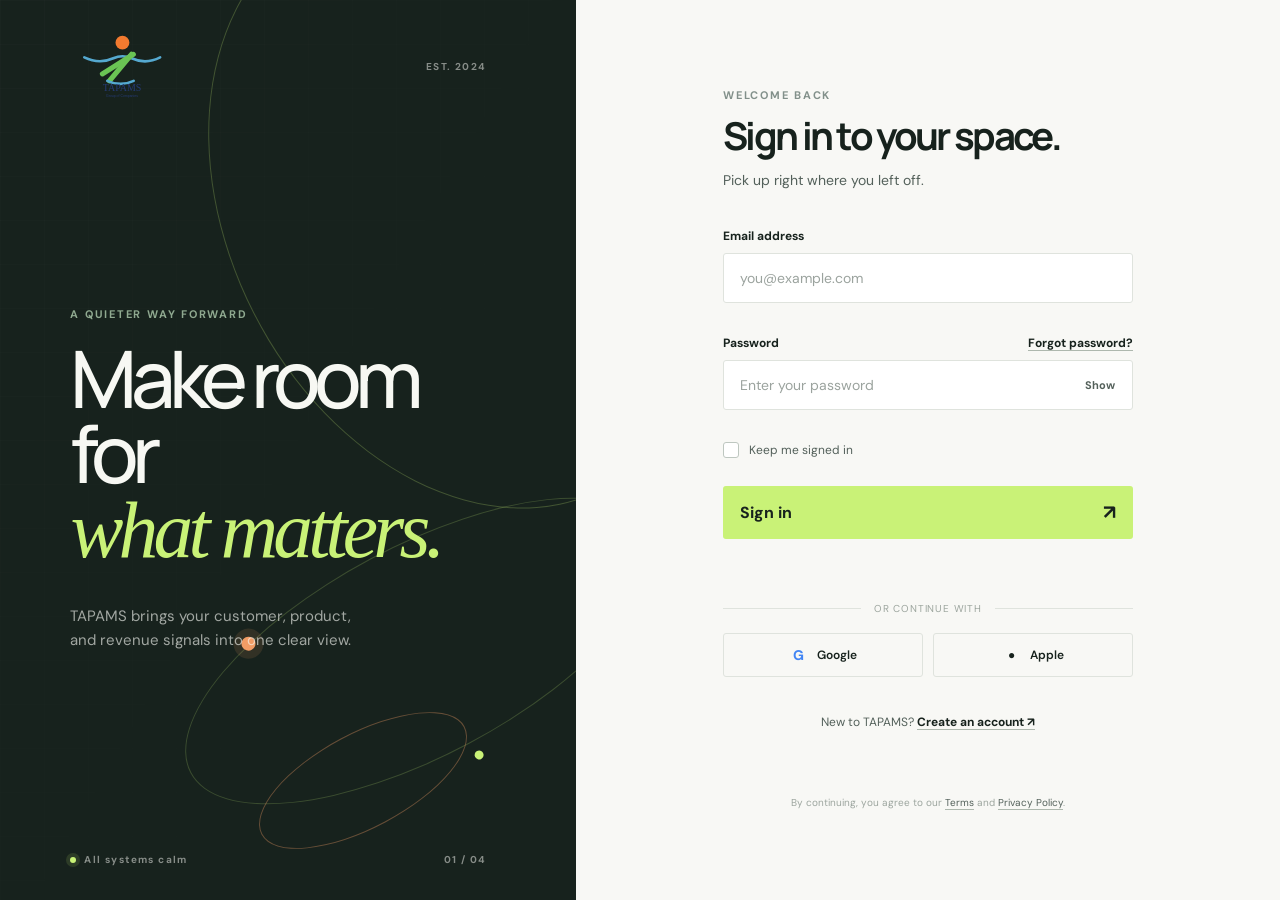
<file: index.html>
<!doctype html>
<html lang="en">
<head>
  <meta charset="UTF-8" />
  <meta name="viewport" content="width=device-width, initial-scale=1.0" />
  <meta name="theme-color" content="#17221d" />
  <title>Sign in | TAPAMS</title>
  <link rel="preconnect" href="https://fonts.googleapis.com">
  <link rel="preconnect" href="https://fonts.gstatic.com" crossorigin>
  <link href="https://fonts.googleapis.com/css2?family=DM+Sans:wght@400;500;600;700&family=Manrope:wght@400;500;600;700;800&display=swap" rel="stylesheet">
  <link rel="stylesheet" href="styles.css" />
</head>
<body>
  <main class="auth-shell">
    <section class="brand-panel" aria-label="TAPAMS turnaround intelligence">
      <div class="brand-panel__texture" aria-hidden="true"></div>
      <div class="brand-panel__topline">
        <a class="brand" href="index.html" aria-label="TAPAMS home">
          <img class="brand__logo" src="tapams-logo.svg" alt="TAPAMS Group of Companies" />
        </a>
        <span class="brand-panel__date">EST. 2024</span>
      </div>

      <div class="brand-panel__content">
        <p class="eyebrow">A quieter way forward</p>
        <h1>Make room for<br /><em>what matters.</em></h1>
        <p class="brand-panel__copy">TAPAMS brings your customer, product, and revenue signals into one clear view.</p>
      </div>

      <div class="orbit orbit--large" aria-hidden="true"><span></span></div>
      <div class="orbit orbit--small" aria-hidden="true"><span></span></div>
      <div class="brand-panel__footer">
        <span class="signal"><i></i> All systems calm</span>
        <span>01 / 04</span>
      </div>
    </section>

    <section class="form-panel" aria-labelledby="welcome-title">
      <div class="form-panel__inner">
        <div class="mobile-brand">
          <a class="brand" href="index.html" aria-label="TAPAMS home">
            <img class="brand__logo" src="tapams-logo.svg" alt="TAPAMS Group of Companies" />
          </a>
        </div>

        <div class="form-heading">
          <p class="eyebrow">Welcome back</p>
          <h2 id="welcome-title">Sign in to your space.</h2>
          <p class="form-heading__copy">Pick up right where you left off.</p>
        </div>

        <form class="login-form" novalidate>
          <div class="field">
            <label for="email">Email address</label>
            <input id="email" name="email" type="email" autocomplete="email" placeholder="you@example.com" required />
            <span class="field__error" role="alert"></span>
          </div>

          <div class="field">
            <div class="field__label-row">
              <label for="password">Password</label>
              <a href="#reset" class="text-link">Forgot password?</a>
            </div>
            <div class="password-wrap">
              <input id="password" name="password" type="password" autocomplete="current-password" placeholder="Enter your password" minlength="6" required />
              <button class="password-toggle" type="button" aria-label="Show password" aria-pressed="false">Show</button>
            </div>
            <span class="field__error" role="alert"></span>
          </div>

          <label class="check-row">
            <input type="checkbox" name="remember" />
            <span class="check-row__box" aria-hidden="true"></span>
            <span>Keep me signed in</span>
          </label>

          <button class="submit-button" type="submit">
            <span>Sign in</span>
            <span class="submit-button__arrow" aria-hidden="true">↗</span>
          </button>
          <p class="form-status" role="status" aria-live="polite"></p>
        </form>

        <div class="divider"><span>or continue with</span></div>
        <div class="social-actions">
          <button class="social-button" type="button"><span class="social-icon social-icon--google">G</span> Google</button>
          <button class="social-button" type="button"><span class="social-icon social-icon--apple">●</span> Apple</button>
        </div>
        <p class="signup-prompt">New to TAPAMS? <a href="#signup" class="text-link">Create an account <span aria-hidden="true">↗</span></a></p>
        <p class="legal">By continuing, you agree to our <a href="#terms" class="text-link">Terms</a> and <a href="#privacy" class="text-link">Privacy Policy</a>.</p>
      </div>
    </section>
  </main>
  <script src="script.js"></script>
</body>
</html>
</file>
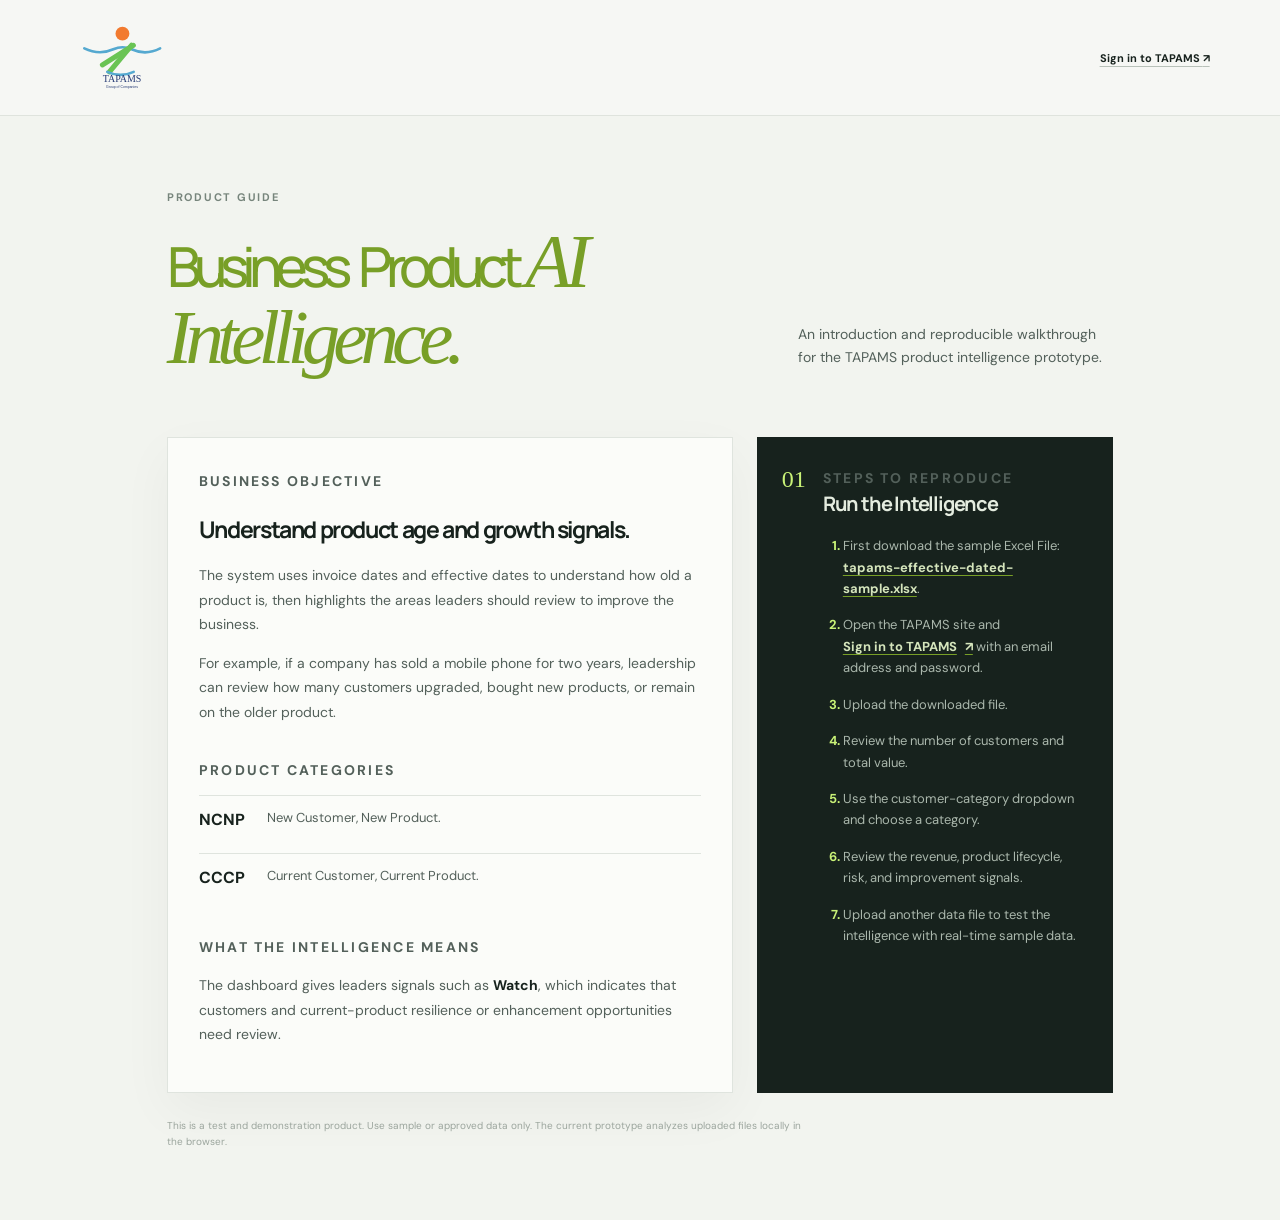
<file: business-product-ai-intelligence.html>
<!doctype html>
<html lang="en">
<head>
  <meta charset="UTF-8" />
  <meta name="viewport" content="width=device-width, initial-scale=1.0" />
  <meta name="theme-color" content="#17221d" />
  <title>Business Product AI Intelligence | TAPAMS</title>
  <link rel="preconnect" href="https://fonts.googleapis.com">
  <link rel="preconnect" href="https://fonts.gstatic.com" crossorigin>
  <link href="https://fonts.googleapis.com/css2?family=DM+Sans:wght@400;500;600;700&family=Manrope:wght@400;500;600;700;800&display=swap" rel="stylesheet">
  <link rel="stylesheet" href="styles.css" />
</head>
<body class="workspace-body">
  <header class="workspace-header">
    <a class="brand brand--dark" href="index.html" aria-label="TAPAMS home">
      <img class="brand__logo" src="tapams-logo.svg" alt="TAPAMS Group of Companies" />
    </a>
    <div class="workspace-header__right">
      <a class="sign-out" href="signin.html">Sign in to TAPAMS <span aria-hidden="true">↗</span></a>
    </div>
  </header>

  <main class="workspace-main guide-main">
    <div class="workspace-intro">
      <div>
        <p class="eyebrow">Product guide</p>
        <h1><strong>Business Product</strong> <em>AI Intelligence.</em></h1>
      </div>
      <p class="workspace-intro__copy">An introduction and reproducible walkthrough for the TAPAMS product intelligence prototype.</p>
    </div>

    <div class="guide-layout">
      <article class="upload-card guide-card">
        <p class="eyebrow">Business objective</p>
        <h2>Understand product age and growth signals.</h2>
        <p>The system uses invoice dates and effective dates to understand how old a product is, then highlights the areas leaders should review to improve the business.</p>
        <p>For example, if a company has sold a mobile phone for two years, leadership can review how many customers upgraded, bought new products, or remain on the older product.</p>

        <p class="eyebrow guide-section-label">Product categories</p>
        <dl class="guide-definitions">
          <div><dt>NCNP</dt><dd>New Customer, New Product.</dd></div>
          <div><dt>CCCP</dt><dd>Current Customer, Current Product.</dd></div>
        </dl>

        <p class="eyebrow guide-section-label">What the intelligence means</p>
        <p>The dashboard gives leaders signals such as <strong>Watch</strong>, which indicates that customers and current-product resilience or enhancement opportunities need review.</p>
      </article>

      <aside class="upload-note guide-card">
        <span class="upload-note__number">01</span>
        <div>
          <p class="eyebrow">Steps to reproduce</p>
          <h2>Run the Intelligence</h2>
          <ol class="guide-steps">
            <li>First download the sample Excel File: <a class="guide-file-link" href="tapams-effective-dated-sample.xlsx" download>tapams-effective-dated-sample.xlsx</a>.</li>
            <li>Open the TAPAMS site and <a class="guide-sign-in" href="signin.html">Sign in to TAPAMS <span aria-hidden="true">↗</span></a> with an email address and password.</li>
            <li>Upload the downloaded file.</li>
            <li>Review the number of customers and total value.</li>
            <li>Use the customer-category dropdown and choose a category.</li>
            <li>Review the revenue, product lifecycle, risk, and improvement signals.</li>
            <li>Upload another data file to test the intelligence with real-time sample data.</li>
          </ol>
        </div>
      </aside>
    </div>

    <p class="dashboard-disclaimer">This is a test and demonstration product. Use sample or approved data only. The current prototype analyzes uploaded files locally in the browser.</p>
  </main>
</body>
</html>
</file>
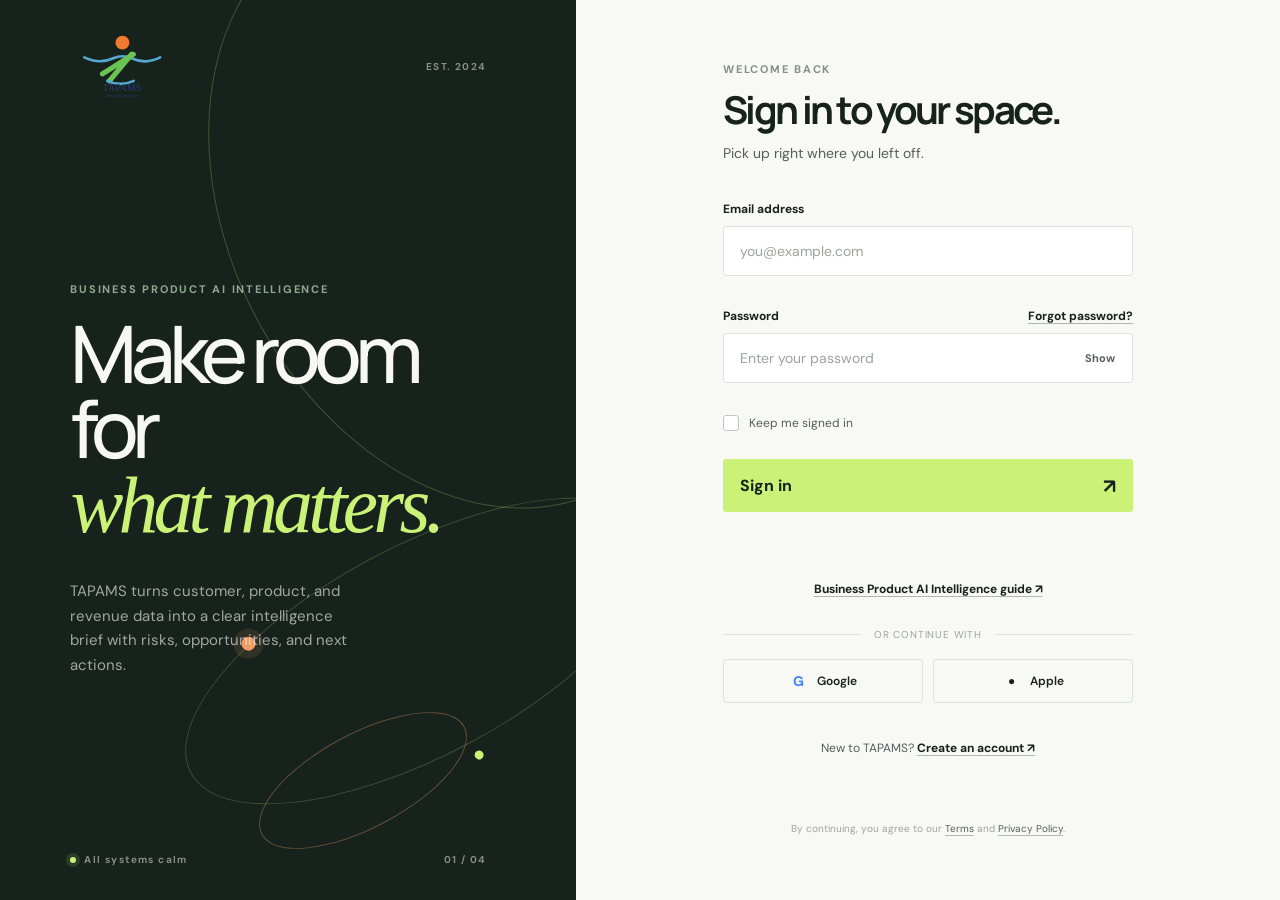
<file: signin.html>
<!doctype html>
<html lang="en">
<head>
  <meta charset="UTF-8" />
  <meta name="viewport" content="width=device-width, initial-scale=1.0" />
  <meta name="theme-color" content="#17221d" />
  <title>Sign in | TAPAMS</title>
  <link rel="preconnect" href="https://fonts.googleapis.com">
  <link rel="preconnect" href="https://fonts.gstatic.com" crossorigin>
  <link href="https://fonts.googleapis.com/css2?family=DM+Sans:wght@400;500;600;700&family=Manrope:wght@400;500;600;700;800&display=swap" rel="stylesheet">
  <link rel="stylesheet" href="styles.css" />
</head>
<body>
  <main class="auth-shell">
    <section class="brand-panel" aria-label="TAPAMS turnaround intelligence">
      <div class="brand-panel__texture" aria-hidden="true"></div>
      <div class="brand-panel__topline">
        <a class="brand" href="index.html" aria-label="TAPAMS home">
          <img class="brand__logo" src="tapams-logo.svg" alt="TAPAMS Group of Companies" />
        </a>
        <span class="brand-panel__date">EST. 2024</span>
      </div>

      <div class="brand-panel__content">
        <p class="eyebrow">Business Product AI Intelligence</p>
        <h1>Make room for<br /><em>what matters.</em></h1>
        <p class="brand-panel__copy">TAPAMS turns customer, product, and revenue data into a clear intelligence brief with risks, opportunities, and next actions.</p>
      </div>

      <div class="orbit orbit--large" aria-hidden="true"><span></span></div>
      <div class="orbit orbit--small" aria-hidden="true"><span></span></div>
      <div class="brand-panel__footer">
        <span class="signal"><i></i> All systems calm</span>
        <span>01 / 04</span>
      </div>
    </section>

    <section class="form-panel" aria-labelledby="welcome-title">
      <div class="form-panel__inner">
        <div class="mobile-brand">
          <a class="brand" href="index.html" aria-label="TAPAMS home">
            <img class="brand__logo" src="tapams-logo.svg" alt="TAPAMS Group of Companies" />
          </a>
        </div>

        <div class="form-heading">
          <p class="eyebrow">Welcome back</p>
          <h2 id="welcome-title">Sign in to your space.</h2>
          <p class="form-heading__copy">Pick up right where you left off.</p>
        </div>

        <form class="login-form" action="upload.html" method="get" novalidate>
          <div class="field">
            <label for="email">Email address</label>
            <input id="email" name="email" type="email" autocomplete="email" placeholder="you@example.com" required />
            <span class="field__error" role="alert"></span>
          </div>

          <div class="field">
            <div class="field__label-row">
              <label for="password">Password</label>
              <a href="#reset" class="text-link">Forgot password?</a>
            </div>
            <div class="password-wrap">
              <input id="password" name="password" type="password" autocomplete="current-password" placeholder="Enter your password" minlength="6" required />
              <button class="password-toggle" type="button" aria-label="Show password" aria-pressed="false">Show</button>
            </div>
            <span class="field__error" role="alert"></span>
          </div>

          <label class="check-row">
            <input type="checkbox" name="remember" />
            <span class="check-row__box" aria-hidden="true"></span>
            <span>Keep me signed in</span>
          </label>

          <button class="submit-button" type="submit">
            <span>Sign in</span>
            <span class="submit-button__arrow" aria-hidden="true">↗</span>
          </button>
          <p class="form-status" role="status" aria-live="polite"></p>
        </form>

        <p class="signup-prompt"><a href="business-product-ai-intelligence.html" class="text-link">Business Product AI Intelligence guide <span aria-hidden="true">↗</span></a></p>
        <div class="divider"><span>or continue with</span></div>
        <div class="social-actions">
          <button class="social-button" type="button"><span class="social-icon social-icon--google">G</span> Google</button>
          <button class="social-button" type="button"><span class="social-icon social-icon--apple">●</span> Apple</button>
        </div>
        <p class="signup-prompt">New to TAPAMS? <a href="#signup" class="text-link">Create an account <span aria-hidden="true">↗</span></a></p>
        <p class="legal">By continuing, you agree to our <a href="#terms" class="text-link">Terms</a> and <a href="#privacy" class="text-link">Privacy Policy</a>.</p>
      </div>
    </section>
  </main>
  <script src="script.js"></script>
</body>
</html>
</file>
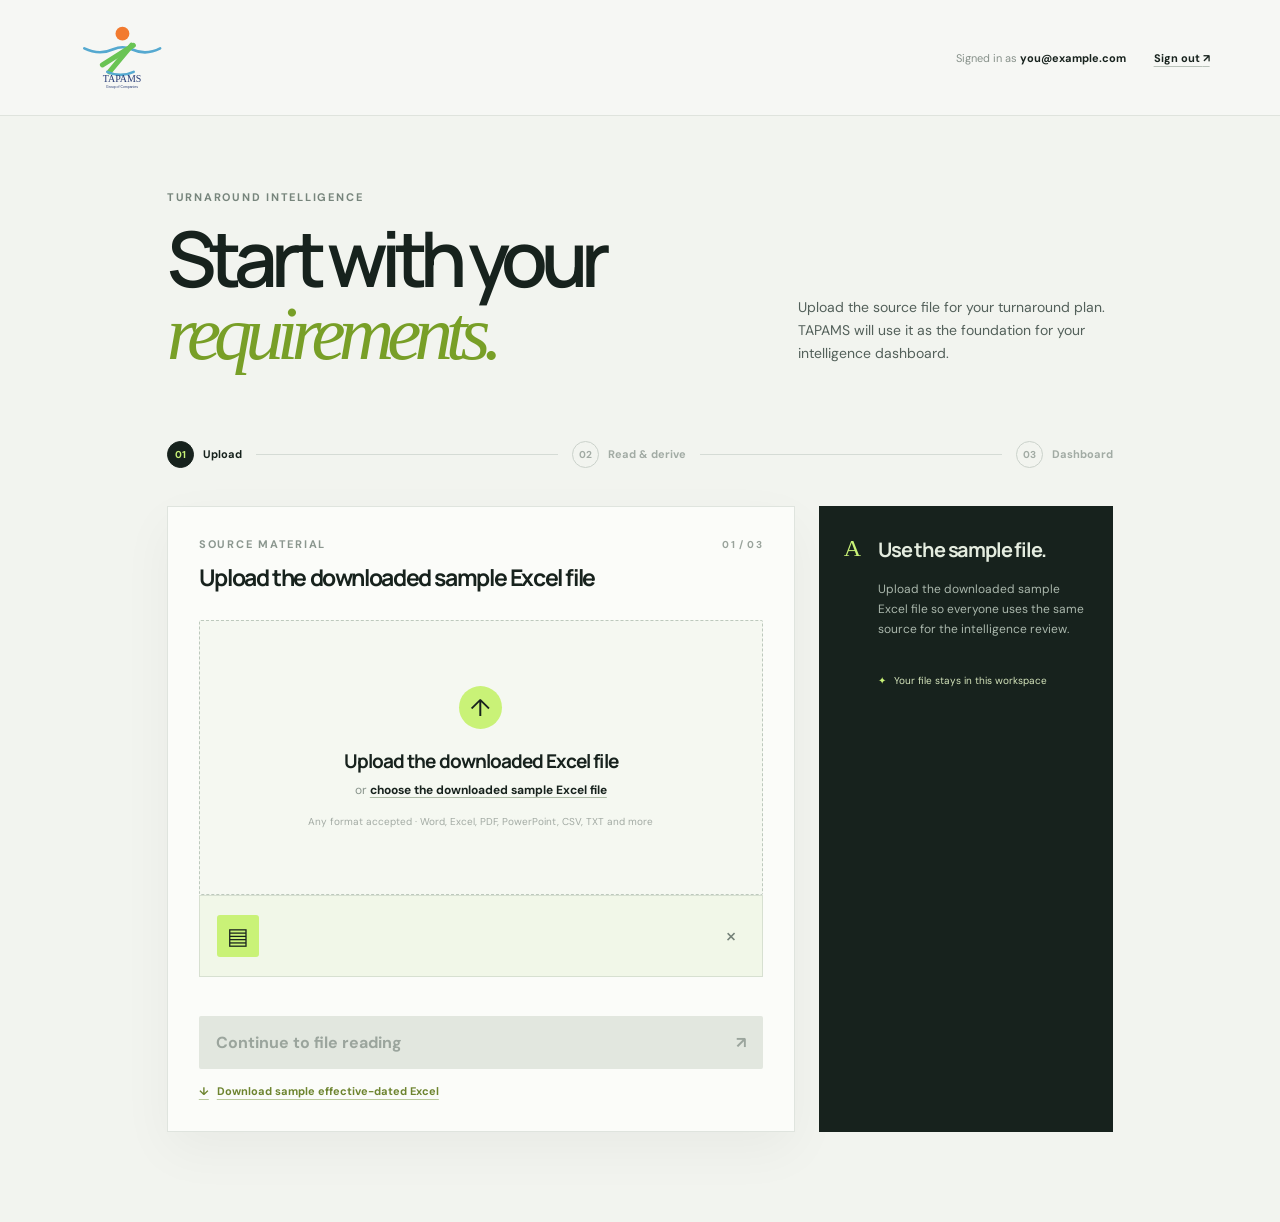
<file: upload.html>
<!doctype html>
<html lang="en">
<head>
  <meta charset="UTF-8" />
  <meta name="viewport" content="width=device-width, initial-scale=1.0" />
  <meta name="theme-color" content="#17221d" />
  <title>Upload requirements | TAPAMS</title>
  <link rel="preconnect" href="https://fonts.googleapis.com">
  <link rel="preconnect" href="https://fonts.gstatic.com" crossorigin>
  <link href="https://fonts.googleapis.com/css2?family=DM+Sans:wght@400;500;600;700&family=Manrope:wght@400;500;600;700;800&display=swap" rel="stylesheet">
  <link rel="stylesheet" href="styles.css" />
  <script src="https://cdn.sheetjs.com/xlsx-0.20.3/package/dist/xlsx.full.min.js"></script>
</head>
<body class="workspace-body">
  <header class="workspace-header">
    <a class="brand brand--dark" href="index.html" aria-label="TAPAMS home">
      <img class="brand__logo" src="tapams-logo.svg" alt="TAPAMS Group of Companies" />
    </a>
    <div class="workspace-header__right">
      <span class="workspace-user">Signed in as <strong>you@example.com</strong></span>
      <a class="sign-out" href="index.html">Sign out <span aria-hidden="true">↗</span></a>
    </div>
  </header>

  <main class="workspace-main">
    <div class="workspace-intro">
      <div>
        <p class="eyebrow">Turnaround intelligence</p>
        <h1>Start with your<br /><em>requirements.</em></h1>
      </div>
      <p class="workspace-intro__copy">Upload the source file for your turnaround plan. TAPAMS will use it as the foundation for your intelligence dashboard.</p>
    </div>

    <div class="step-line" aria-label="Upload workflow progress">
      <div class="step step--active"><span>01</span><strong>Upload</strong></div>
      <div class="step-line__track"></div>
      <div class="step"><span>02</span><strong>Read & derive</strong></div>
      <div class="step-line__track"></div>
      <div class="step"><span>03</span><strong>Dashboard</strong></div>
    </div>

    <section class="upload-layout" aria-labelledby="upload-title">
      <div class="upload-card">
        <div class="upload-card__heading">
          <div>
            <p class="eyebrow">Source material</p>
            <h2 id="upload-title">Upload the downloaded sample Excel file</h2>
          </div>
          <span class="upload-card__count">01 / 03</span>
        </div>

        <div class="drop-zone" tabindex="0" role="button" aria-label="Upload the downloaded Excel file">
          <input id="file-input" type="file" aria-label="Choose the downloaded sample Excel file" />
          <div class="drop-zone__icon" aria-hidden="true">↑</div>
          <h3>Upload the downloaded Excel file</h3>
          <p>or <button class="browse-button" type="button">choose the downloaded sample Excel file</button></p>
          <span class="drop-zone__hint">Any format accepted · Word, Excel, PDF, PowerPoint, CSV, TXT and more</span>
        </div>

        <div class="file-preview" hidden>
          <div class="file-preview__icon" aria-hidden="true">▤</div>
          <div class="file-preview__details">
            <strong class="file-preview__name"></strong>
            <span class="file-preview__meta"></span>
          </div>
          <button class="remove-file" type="button" aria-label="Remove selected file">×</button>
        </div>

        <p class="upload-status" role="status" aria-live="polite"></p>
        <button class="analyze-button" type="button" disabled>
          <span>Continue to file reading</span>
          <span aria-hidden="true">↗</span>
        </button>
        <button class="sample-download" type="button"><span aria-hidden="true">↓</span> Download sample effective-dated Excel</button>
      </div>

      <aside class="upload-note">
        <span class="upload-note__number">A</span>
        <div>
          <h2>Use the sample file.</h2>
          <p>Upload the downloaded sample Excel file so everyone uses the same source for the intelligence review.</p>
          <div class="privacy-note"><span aria-hidden="true">✦</span> Your file stays in this workspace</div>
        </div>
      </aside>
    </section>
  </main>
  <script src="upload.js"></script>
</body>
</html>
</file>
<file: styles.css>
:root {
  --ink: #17221d;
  --ink-soft: #53605a;
  --paper: #f8f8f5;
  --line: #dfe3dd;
  --accent: #c9f277;
  --accent-strong: #a3dd3d;
  --orange: #f29c65;
}

* { box-sizing: border-box; }

html, body { min-height: 100%; }

body {
  margin: 0;
  color: var(--ink);
  background: var(--paper);
  font-family: "DM Sans", sans-serif;
  -webkit-font-smoothing: antialiased;
}

button, input { font: inherit; }
button, a { -webkit-tap-highlight-color: transparent; }
a { color: inherit; }

.auth-shell {
  display: grid;
  grid-template-columns: minmax(360px, 45%) 1fr;
  min-height: 100vh;
  overflow: hidden;
}

.brand-panel {
  position: relative;
  display: flex;
  flex-direction: column;
  min-height: 100vh;
  padding: 34px 7vw 34px 5.5vw;
  overflow: hidden;
  color: #f7f8f3;
  background: #17221d;
}

.brand-panel__texture {
  position: absolute;
  inset: 0;
  opacity: .24;
  background-image: linear-gradient(rgba(255,255,255,.06) 1px, transparent 1px), linear-gradient(90deg, rgba(255,255,255,.06) 1px, transparent 1px);
  background-size: 44px 44px;
  mask-image: linear-gradient(120deg, black, transparent 72%);
}

.brand-panel::after {
  position: absolute;
  top: -12%;
  right: -20%;
  width: 80%;
  height: 70%;
  border: 1px solid rgba(201,242,119,.24);
  border-radius: 50%;
  content: "";
  transform: rotate(-27deg);
}

.brand-panel__topline, .brand-panel__footer { position: relative; z-index: 1; display: flex; justify-content: space-between; align-items: center; }
.brand { display: inline-flex; align-items: center; gap: 10px; color: inherit; font-family: Manrope, sans-serif; font-size: 18px; font-weight: 800; letter-spacing: -.04em; text-decoration: none; }
.brand__logo { display: block; width: 104px; height: auto; }
.brand__mark { display: inline-grid; width: 39px; height: 39px; place-items: center; color: #fff; background: #17221d; border-radius: 9px 9px 9px 2px; font-family: Georgia, serif; font-size: 25px; font-weight: 700; }
.brand__name { letter-spacing: .02em; }
.brand-panel__date, .brand-panel__footer { color: rgba(247,248,243,.5); font-size: 10px; font-weight: 700; letter-spacing: .14em; }

.brand-panel__content { position: relative; z-index: 1; max-width: 530px; margin: auto 0; padding: 13vh 0 12vh; }
.eyebrow { margin: 0 0 20px; color: #8fa990; font-size: 11px; font-weight: 700; letter-spacing: .16em; line-height: 1.2; text-transform: uppercase; }
.brand-panel h1 { max-width: 570px; margin: 0; font-family: Manrope, sans-serif; font-size: clamp(3.5rem, 6.2vw, 6.3rem); font-weight: 500; letter-spacing: -.085em; line-height: .94; }
.brand-panel h1 em { color: var(--accent); font-family: Georgia, serif; font-weight: 400; letter-spacing: -.06em; }
.brand-panel__copy { max-width: 285px; margin: 36px 0 0; color: rgba(247,248,243,.62); font-size: 15px; line-height: 1.65; }

.orbit { position: absolute; border: 1px solid rgba(201,242,119,.2); border-radius: 50%; transform: rotate(-28deg); }
.orbit span { position: absolute; width: 14px; height: 14px; background: var(--orange); border-radius: 50%; box-shadow: 0 0 0 8px rgba(242,156,101,.12); }
.orbit--large { right: -18%; bottom: 16%; width: 520px; height: 210px; }
.orbit--large span { top: 10px; left: 20%; }
.orbit--small { right: 17%; bottom: 8%; width: 230px; height: 95px; border-color: rgba(242,156,101,.36); }
.orbit--small span { right: -5px; bottom: 10px; width: 9px; height: 9px; background: var(--accent); box-shadow: none; }
.signal { display: inline-flex; align-items: center; gap: 8px; }
.signal i { display: inline-block; width: 6px; height: 6px; background: var(--accent); border-radius: 50%; box-shadow: 0 0 0 4px rgba(201,242,119,.12); }

.form-panel { display: grid; place-items: center; padding: 50px 7vw; background: var(--paper); }
.form-panel__inner { width: min(100%, 410px); animation: lift-in .7s ease both; }
.mobile-brand { display: none; margin-bottom: 58px; color: var(--ink); }
.form-heading { margin-bottom: 39px; }
.form-heading .eyebrow { margin-bottom: 14px; color: #82908a; }
.form-heading h2 { margin: 0; font-family: Manrope, sans-serif; font-size: clamp(2rem, 3vw, 2.75rem); font-weight: 700; letter-spacing: -.07em; line-height: 1.05; }
.form-heading__copy { margin: 14px 0 0; color: var(--ink-soft); font-size: 14px; }

.login-form { display: grid; gap: 23px; }
.field { display: grid; gap: 9px; }
.field label, .field__label-row { color: var(--ink); font-size: 12px; font-weight: 700; }
.field__label-row { display: flex; justify-content: space-between; align-items: center; }
.field input { width: 100%; padding: 15px 16px; color: var(--ink); border: 1px solid var(--line); border-radius: 3px; outline: none; background: #fff; font-size: 14px; transition: border-color .2s, box-shadow .2s; }
.field input::placeholder { color: #9ba39e; }
.field input:focus { border-color: var(--ink); box-shadow: 0 0 0 3px rgba(23,34,29,.08); }
.field input[aria-invalid="true"] { border-color: #c75c4e; }
.password-wrap { position: relative; }
.password-wrap input { padding-right: 64px; }
.password-toggle { position: absolute; top: 50%; right: 13px; padding: 5px; color: var(--ink-soft); border: 0; background: transparent; cursor: pointer; font-size: 11px; font-weight: 700; transform: translateY(-50%); }
.password-toggle:hover { color: var(--ink); }
.field__error { min-height: 0; color: #b3493e; font-size: 11px; }
.text-link { color: var(--ink); text-decoration-color: #aeb8ae; text-underline-offset: 3px; transition: color .2s; }
.text-link:hover { color: #789f27; }

.check-row { display: flex; align-items: center; gap: 10px; color: var(--ink-soft); cursor: pointer; font-size: 12px; }
.check-row input { position: absolute; opacity: 0; }
.check-row__box { display: grid; width: 16px; height: 16px; place-items: center; border: 1px solid #bec7c0; border-radius: 3px; background: white; }
.check-row input:checked + .check-row__box { border-color: var(--ink); background: var(--ink); }
.check-row input:checked + .check-row__box::after { width: 6px; height: 3px; border-bottom: 1.5px solid var(--accent); border-left: 1.5px solid var(--accent); content: ""; transform: translateY(-1px) rotate(-45deg); }

.submit-button { display: flex; justify-content: space-between; align-items: center; width: 100%; margin-top: 5px; padding: 16px 17px; color: var(--ink); border: 0; border-radius: 3px; background: var(--accent); cursor: pointer; font-weight: 700; transition: background .2s, transform .2s; }
.submit-button:hover { background: var(--accent-strong); transform: translateY(-1px); }
.submit-button:active { transform: translateY(0); }
.submit-button__arrow { font-size: 20px; line-height: 12px; }
.form-status { min-height: 17px; margin: -8px 0 0; color: #66852c; font-size: 12px; }

.divider { display: flex; align-items: center; gap: 13px; margin: 31px 0 18px; color: #9ca59e; font-size: 10px; letter-spacing: .08em; text-transform: uppercase; }
.divider::before, .divider::after { flex: 1; height: 1px; background: var(--line); content: ""; }
.social-actions { display: grid; grid-template-columns: 1fr 1fr; gap: 10px; }
.social-button { display: flex; justify-content: center; align-items: center; gap: 9px; padding: 12px; color: var(--ink); border: 1px solid var(--line); border-radius: 3px; background: transparent; cursor: pointer; font-size: 12px; font-weight: 600; transition: border-color .2s, background .2s; }
.social-button:hover { border-color: #aab5ac; background: #fff; }
.social-icon { display: inline-grid; width: 18px; height: 18px; place-items: center; font-size: 14px; font-weight: 800; }
.social-icon--google { color: #4285f4; }
.social-icon--apple { color: var(--ink); font-size: 12px; }
.signup-prompt { margin: 37px 0 0; color: var(--ink-soft); font-size: 12px; text-align: center; }
.signup-prompt .text-link { font-weight: 700; }
.legal { margin: 65px 0 0; color: #9ca59e; font-size: 10px; line-height: 1.6; text-align: center; }
.legal .text-link { color: var(--ink-soft); }

@keyframes lift-in { from { opacity: 0; transform: translateY(14px); } to { opacity: 1; transform: translateY(0); } }

@media (max-width: 800px) {
  .auth-shell { display: block; }
  .brand-panel { min-height: 380px; padding: 25px 7vw; }
  .brand-panel__content { padding: 48px 0 78px; }
  .brand-panel h1 { font-size: clamp(3rem, 13vw, 5rem); }
  .brand-panel__copy { margin-top: 24px; }
  .orbit--large { right: -18%; bottom: -5%; width: 410px; }
  .orbit--small { right: 15%; bottom: -11%; }
  .brand-panel__footer { display: none; }
  .form-panel { padding: 53px 7vw 42px; }
  .mobile-brand { display: block; }
  .mobile-brand .brand__mark { background: var(--ink); color: var(--accent); }
  .brand-panel .brand-panel__topline { display: none; }
}

@media (max-width: 460px) {
  .brand-panel { min-height: 345px; }
  .brand-panel__content { padding-top: 35px; }
  .brand-panel h1 { font-size: 3.25rem; }
  .form-panel { padding-top: 40px; }
  .mobile-brand { margin-bottom: 45px; }
  .legal { margin-top: 50px; }
}

.workspace-body { min-height: 100vh; background: #f2f4ef; }
.workspace-header { display: flex; justify-content: space-between; align-items: center; padding: 25px 5.5vw; border-bottom: 1px solid var(--line); background: rgba(248,248,245,.8); }
.brand--dark { color: var(--ink); }
.brand--dark .brand__mark { color: var(--accent); background: var(--ink); }
.workspace-header__right { display: flex; align-items: center; gap: 28px; color: #87918a; font-size: 11px; }
.workspace-user strong { color: var(--ink); font-weight: 700; }
.sign-out { color: var(--ink); font-size: 11px; font-weight: 700; text-decoration: underline; text-decoration-color: #b8c1b9; text-underline-offset: 4px; }
.workspace-main { max-width: 1100px; margin: 0 auto; padding: 75px 6vw 90px; }
.workspace-intro { display: flex; justify-content: space-between; align-items: flex-end; gap: 60px; }
.workspace-intro .eyebrow { margin-bottom: 18px; color: #77857c; }
.workspace-intro h1 { margin: 0; font-family: Manrope, sans-serif; font-size: clamp(3rem, 6vw, 5.6rem); font-weight: 600; letter-spacing: -.09em; line-height: .94; }
.workspace-intro h1 strong { color: #789f27; font-size: .72em; font-weight: 500; word-spacing: .16em; }
.workspace-intro h1 em { color: #789f27; font-family: Georgia, serif; font-weight: 400; }
.workspace-intro__copy { max-width: 315px; margin: 0 0 5px; color: var(--ink-soft); font-size: 14px; line-height: 1.65; }
.step-line { display: flex; align-items: center; gap: 14px; margin: 70px 0 38px; }
.step { display: flex; align-items: center; gap: 9px; color: #a2aba4; white-space: nowrap; font-size: 11px; }
.step span { display: grid; width: 27px; height: 27px; place-items: center; border: 1px solid #cbd2cb; border-radius: 50%; font-size: 10px; font-weight: 700; }
.step strong { font-weight: 700; }
.step--active { color: var(--ink); }
.step--active span { border-color: var(--ink); color: var(--accent); background: var(--ink); }
.step-line__track { flex: 1; height: 1px; background: #d5dbd5; }
.upload-layout { display: grid; grid-template-columns: minmax(0, 1.6fr) minmax(230px, .75fr); gap: 24px; align-items: stretch; }
.upload-card { padding: 31px; border: 1px solid #dfe4de; background: #fbfcf9; box-shadow: 0 18px 50px rgba(23,34,29,.045); }
.upload-card__heading { display: flex; justify-content: space-between; gap: 20px; margin-bottom: 27px; }
.upload-card__heading .eyebrow { margin-bottom: 10px; color: #8b978f; }
.upload-card h2 { margin: 0; font-family: Manrope, sans-serif; font-size: 23px; letter-spacing: -.06em; }
.upload-card__count { color: #99a39b; font-size: 10px; font-weight: 700; letter-spacing: .12em; }
.drop-zone { display: grid; min-height: 275px; place-items: center; align-content: center; padding: 30px; border: 1px dashed #bdc9bd; border-radius: 2px; background: #f5f8f1; text-align: center; transition: border-color .2s, background .2s, transform .2s; }
.drop-zone:focus, .drop-zone--active { border-color: #789f27; outline: none; background: #eef7dd; transform: translateY(-2px); }
.drop-zone input { position: absolute; width: 1px; height: 1px; opacity: 0; }
.drop-zone__icon { display: grid; width: 43px; height: 43px; place-items: center; margin-bottom: 19px; color: var(--ink); border-radius: 50%; background: var(--accent); font-size: 24px; font-weight: 400; }
.drop-zone h3 { margin: 0; font-family: Manrope, sans-serif; font-size: 19px; letter-spacing: -.05em; }
.drop-zone p { margin: 8px 0 17px; color: #89948c; font-size: 12px; }
.browse-button { padding: 0; color: var(--ink); border: 0; background: none; cursor: pointer; font-size: inherit; font-weight: 700; text-decoration: underline; text-decoration-color: #aebca8; text-underline-offset: 3px; }
.drop-zone__hint { color: #a2aaa3; font-size: 10px; }
.file-preview { display: flex; align-items: center; gap: 14px; min-height: 82px; padding: 17px; border: 1px solid #d7e0d1; background: #f1f7e8; }
.file-preview__icon { display: grid; width: 42px; height: 42px; place-items: center; color: var(--ink); border-radius: 3px; background: var(--accent); font-size: 23px; }
.file-preview__details { display: grid; gap: 5px; min-width: 0; }
.file-preview__name { overflow: hidden; text-overflow: ellipsis; white-space: nowrap; font-size: 13px; }
.file-preview__meta { color: #7e8b81; font-size: 10px; }
.remove-file { margin-left: auto; padding: 8px; color: #738077; border: 0; background: transparent; cursor: pointer; font-size: 22px; line-height: 1; }
.upload-status { min-height: 18px; margin: 13px 0 8px; color: #66852c; font-size: 11px; }
.analyze-button { display: flex; justify-content: space-between; align-items: center; width: 100%; padding: 16px 17px; color: var(--ink); border: 0; border-radius: 2px; background: var(--accent); cursor: pointer; font-weight: 700; transition: background .2s, transform .2s; }
.analyze-button:hover:not(:disabled) { background: var(--accent-strong); transform: translateY(-1px); }
.analyze-button:disabled { color: #9ba59d; background: #e2e7df; cursor: not-allowed; }
.sample-download { display: inline-flex; align-items: center; gap: 8px; margin-top: 15px; padding: 0; color: #6d842f; border: 0; background: transparent; cursor: pointer; font-size: 11px; font-weight: 700; text-decoration: underline; text-decoration-color: #b9c99b; text-underline-offset: 4px; }
.sample-download:hover { color: var(--ink); }
.upload-note { display: flex; gap: 17px; padding: 29px 25px; color: #e4ecdf; background: var(--ink); }
.upload-note__number { color: var(--accent); font-family: Georgia, serif; font-size: 24px; }
.upload-note h2 { margin: 1px 0 16px; font-family: Manrope, sans-serif; font-size: 20px; letter-spacing: -.06em; }
.upload-note p { margin: 0; color: #aab7ac; font-size: 12px; line-height: 1.7; }
.privacy-note { display: flex; gap: 8px; align-items: center; margin-top: 34px; color: #d5e5bc; font-size: 10px; line-height: 1.4; }
.privacy-note span { color: var(--accent); }
.guide-main { padding-bottom: 70px; }
.guide-layout { display: grid; grid-template-columns: minmax(0, 1.35fr) minmax(280px, .85fr); gap: 24px; margin-top: 62px; }
.guide-card { min-height: 100%; }
.guide-card h2 { margin: 0 0 18px; }
.guide-card p { color: var(--ink-soft); font-size: 14px; line-height: 1.75; }
.guide-section-label { margin: 34px 0 12px; color: #77857c; }
.guide-definitions { display: grid; gap: 10px; margin: 0; }
.guide-definitions div { display: flex; gap: 16px; padding: 13px 0; border-top: 1px solid #dfe4de; }
.guide-definitions dt { min-width: 52px; color: var(--ink); font-weight: 700; }
.guide-definitions dd { margin: 0; color: var(--ink-soft); font-size: 13px; }
.guide-steps { display: grid; gap: 15px; margin: 0; padding-left: 20px; color: #aab7ac; font-size: 13px; line-height: 1.65; }
.guide-sign-in { display: inline-flex; margin: 0 0 22px; padding: 11px 14px; color: var(--ink); background: var(--accent); font-size: 11px; font-weight: 700; }
.guide-sign-in span { margin-left: 8px; }
.guide-steps .guide-sign-in { margin: 0; padding: 0; color: #d5e5bc; background: transparent; font-size: inherit; text-decoration: underline; text-decoration-color: #789f27; text-underline-offset: 3px; }
.guide-file-link { color: #d5e5bc; font-weight: 700; text-decoration-color: #789f27; text-underline-offset: 3px; }
.guide-steps li::marker { color: var(--accent); font-weight: 700; }
.guide-card strong { color: var(--ink); }
.upload-note .guide-section-label { color: #aab7ac; }

@media (max-width: 700px) {
  .workspace-header { padding: 20px 7vw; }
  .workspace-user { display: none; }
  .workspace-main { padding: 48px 7vw 60px; }
  .workspace-intro { display: block; }
  .workspace-intro__copy { margin-top: 24px; }
  .step-line { margin: 47px 0 28px; gap: 8px; }
  .step { gap: 6px; font-size: 10px; }
  .step-line__track { min-width: 12px; }
  .upload-layout { grid-template-columns: 1fr; }
  .upload-card { padding: 22px; }
  .upload-note { min-height: 160px; }
  .guide-layout { grid-template-columns: 1fr; margin-top: 42px; }
}

@media (max-width: 430px) {
  .step strong { display: none; }
  .step-line { gap: 10px; }
  .upload-card__heading { margin-bottom: 21px; }
  .drop-zone { min-height: 250px; padding: 20px; }
}

.dashboard-body { min-height: 100vh; background: #f2f4ef; }
.dashboard-main { max-width: 1100px; margin: 0 auto; padding: 68px 6vw 80px; }
.dashboard-heading { display: flex; justify-content: space-between; align-items: flex-end; gap: 30px; }
.dashboard-heading .eyebrow { margin-bottom: 17px; color: #77857c; }
.dashboard-heading h1 { margin: 0; font-family: Manrope, sans-serif; font-size: clamp(3rem, 6vw, 5.3rem); font-weight: 600; letter-spacing: -.09em; line-height: .94; }
.dashboard-heading h1 em { color: #789f27; font-family: Georgia, serif; font-weight: 400; }
.source-pill { display: flex; align-items: center; gap: 9px; max-width: 250px; padding: 10px 14px; overflow: hidden; color: #657269; border: 1px solid #d9e0d8; background: #f8faf6; font-size: 11px; text-overflow: ellipsis; white-space: nowrap; }
.source-pill__dot { width: 6px; height: 6px; flex: 0 0 auto; border-radius: 50%; background: #8abd39; box-shadow: 0 0 0 4px rgba(138,189,57,.14); }
.insight-banner { display: flex; align-items: flex-start; gap: 14px; margin: 54px 0 21px; padding: 17px 20px; color: #dce9d4; background: var(--ink); }
.insight-banner__icon { color: var(--accent); font-size: 17px; }
.insight-banner strong, .insight-banner span { display: block; }
.insight-banner strong { margin-bottom: 4px; font-size: 13px; }
.insight-banner div span { color: #aebcaf; font-size: 12px; line-height: 1.5; }
.metric-grid { display: grid; grid-template-columns: repeat(5, 1fr); gap: 1px; background: #dce2da; }
.metric-card { min-height: 137px; padding: 20px; background: #fbfcf9; }
.metric-card--lime { background: #eef7dd; }
.metric-card--orange { background: #fdf0e8; }
.metric-card--dark { color: #e8f1e4; background: var(--ink); }
.metric-card--category { background: #e8f1f5; }
.metric-card__label, .metric-card__note { display: block; font-size: 10px; }
.metric-card__label { color: #78857c; font-weight: 700; letter-spacing: .1em; text-transform: uppercase; }
.metric-card--dark .metric-card__label, .metric-card--dark .metric-card__note { color: #aebcaf; }
.metric-card strong { display: block; margin: 17px 0 8px; font-family: Manrope, sans-serif; font-size: 26px; letter-spacing: -.07em; }
.metric-card select { display: block; width: 100%; margin: 16px 0 9px; padding: 7px 22px 7px 0; color: var(--ink); border: 0; border-bottom: 1px solid #b5c6cd; border-radius: 0; outline: 0; background: transparent; cursor: pointer; font-family: Manrope, sans-serif; font-size: 16px; font-weight: 700; letter-spacing: -.05em; }
.metric-card__note { color: #8d988f; }
.dashboard-grid { display: grid; grid-template-columns: 1.1fr .9fr; gap: 21px; margin-top: 21px; }
.selected-category-card { margin-top: 21px; }
.selected-category-layout { display: grid; grid-template-columns: 1.1fr .9fr; gap: 22px; }
.customer-records { display: grid; gap: 0; border-top: 1px solid #e2e8e1; }
.customer-record { display: flex; justify-content: space-between; gap: 15px; padding: 12px 0; border-bottom: 1px solid #e2e8e1; }
.customer-record div { display: grid; gap: 4px; min-width: 0; }
.customer-record strong { overflow: hidden; text-overflow: ellipsis; white-space: nowrap; font-size: 12px; }
.customer-record span { overflow: hidden; color: #8b968e; font-size: 10px; text-overflow: ellipsis; white-space: nowrap; }
.customer-record small { color: #69822d; font-size: 9px; font-weight: 700; }
.customer-record small.effective-status--expired { color: #b05830; }
.customer-record small.effective-status--not-active { color: #8b7a35; }
.customer-record b { flex: 0 0 auto; font-size: 12px; }
.category-ai-read { display: flex; gap: 13px; align-self: start; padding: 18px; color: #dce9d4; background: var(--ink); }
.category-ai-read__icon { color: var(--accent); font-size: 17px; }
.category-ai-read strong { font-size: 12px; }
.category-ai-read p { margin: 7px 0 0; color: #aebcaf; font-size: 11px; line-height: 1.6; }
.dashboard-card { padding: 28px; background: #fbfcf9; border: 1px solid #dfe4de; }
.dashboard-card__heading { display: flex; justify-content: space-between; align-items: flex-start; gap: 16px; margin-bottom: 25px; }
.dashboard-card__heading .eyebrow { margin-bottom: 9px; color: #8b978f; }
.dashboard-card h2 { margin: 0; font-family: Manrope, sans-serif; font-size: 21px; letter-spacing: -.06em; }
.card-kicker { color: #9aa49c; font-size: 10px; font-weight: 700; letter-spacing: .1em; text-transform: uppercase; }
.category-list, .risk-list { display: grid; gap: 22px; }
.category-row__top, .category-row__bottom { display: flex; justify-content: space-between; gap: 15px; }
.category-row__top { font-size: 13px; }
.category-row__top span { color: var(--ink); font-weight: 700; }
.category-row__bar { height: 7px; margin: 10px 0 8px; background: #e8ede6; }
.category-row__bar i { display: block; height: 100%; background: #93c549; }
.category-row__bottom { color: #9aa49c; font-size: 10px; }
.category-row__bottom b { color: #66736a; font-weight: 700; }
.risk-row { display: grid; grid-template-columns: 63px 1fr; gap: 13px; align-items: start; }
.risk-badge { display: inline-block; padding: 5px 6px; color: #9f4d26; background: #fce3d3; font-size: 9px; font-weight: 700; letter-spacing: .08em; text-align: center; text-transform: uppercase; }
.risk-badge--watch { color: #6b8426; background: #edf6dc; }
.risk-badge--opportunity { color: #52728b; background: #e1edf4; }
.risk-badge--data-gap { color: #6d7770; background: #e7ebe7; }
.risk-badge--low { color: #5e7b45; background: #e8f1df; }
.risk-row strong { font-size: 12px; }
.risk-row p { margin: 5px 0 0; color: #7e8a81; font-size: 11px; line-height: 1.55; }
.evidence-card { margin-top: 21px; }
.evidence-grid { display: grid; grid-template-columns: repeat(5, 1fr); gap: 11px; }
.evidence-item { display: flex; gap: 9px; min-height: 68px; padding: 13px 11px; border: 1px solid #e3e8e1; background: #f7f9f5; }
.evidence-item__mark { display: grid; width: 17px; height: 17px; flex: 0 0 auto; place-items: center; color: #a26535; background: #f7dfcd; border-radius: 50%; font-size: 10px; font-weight: 700; }
.evidence-item__mark--yes { color: #638a2a; background: #e3f0c9; }
.evidence-item div { display: grid; align-content: start; gap: 5px; }
.evidence-item strong { font-size: 10px; line-height: 1.25; }
.evidence-item span:last-child { color: #8b968e; font-size: 9px; line-height: 1.35; }
.loading-row, .empty-state { color: #8b968e; font-size: 12px; }
.dashboard-disclaimer { max-width: 650px; margin: 25px 0 0; color: #9ba59d; font-size: 10px; line-height: 1.6; }

@media (max-width: 760px) {
  .dashboard-main { padding: 48px 7vw 60px; }
  .dashboard-heading { display: block; }
  .source-pill { margin-top: 25px; }
  .insight-banner { margin-top: 38px; }
  .metric-grid { grid-template-columns: repeat(2, 1fr); }
  .dashboard-grid { grid-template-columns: 1fr; }
  .selected-category-layout { grid-template-columns: 1fr; }
  .evidence-grid { grid-template-columns: repeat(2, 1fr); }
}

@media (max-width: 430px) {
  .metric-card { min-height: 123px; padding: 15px; }
  .metric-card strong { font-size: 21px; }
  .dashboard-card { padding: 21px; }
  .evidence-grid { grid-template-columns: 1fr; }
}
</file>
